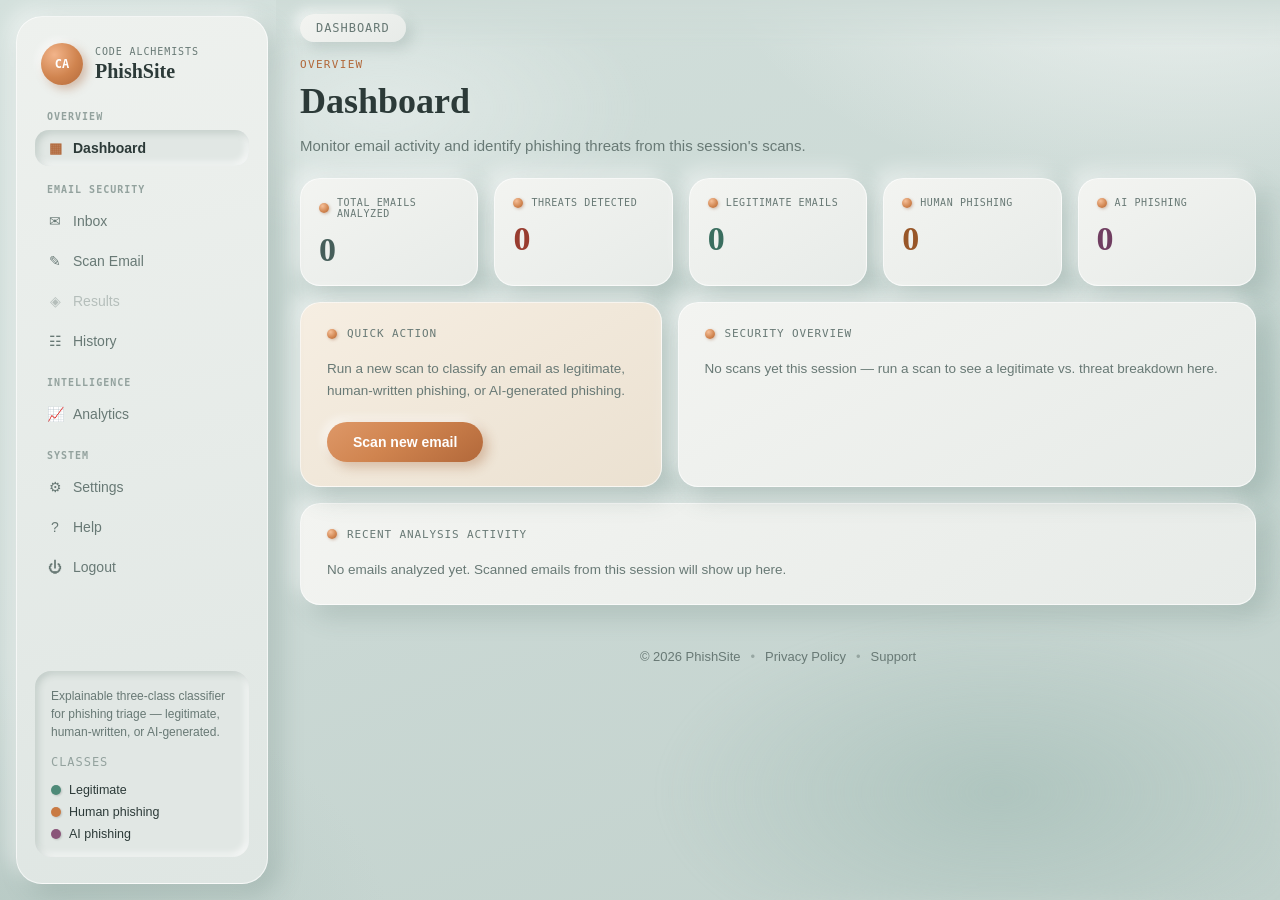
<file: index.html>
<!DOCTYPE html>
<html lang="en">
<head>
<meta charset="UTF-8">
<meta name="viewport" content="width=device-width, initial-scale=1.0">
<!-- Phase 2E-5: restricts where this static page can load scripts/styles/fonts from and
     where it can send network requests, limiting what a content-injection bug could reach
     (e.g. exfiltrating the in-memory Gmail access token) to the hosts this app actually uses. -->
<meta http-equiv="Content-Security-Policy" content="default-src 'self'; script-src 'self' https://accounts.google.com; style-src 'self' 'unsafe-inline' https://fonts.googleapis.com; font-src https://fonts.gstatic.com; img-src 'self'; connect-src 'self' https://gmail.googleapis.com https://www.googleapis.com https://oauth2.googleapis.com; frame-src https://accounts.google.com; base-uri 'self'; form-action 'self';">
<title>PhishSite — Email Origin Classifier · Code Alchemists</title>
<link rel="preconnect" href="https://fonts.googleapis.com">
<link rel="preconnect" href="https://fonts.gstatic.com" crossorigin>
<link href="https://fonts.googleapis.com/css2?family=Fraunces:opsz,wght@9..144,400;9..144,500;9..144,600;9..144,700;9..144,800&family=Inter:wght@400;500;600;700&family=IBM+Plex+Mono:wght@400;500;600&display=swap" rel="stylesheet">
<script src="https://accounts.google.com/gsi/client" async defer></script>
<link rel="stylesheet" href="style.css">
</head>
<body>
<input type="checkbox" id="mobile-nav-toggle" class="mobile-nav-toggle-input" hidden>
<label for="mobile-nav-toggle" class="sidebar-overlay" aria-hidden="true"></label>

<div class="app">

  <aside class="sidebar">
    <div class="brand">
      <span class="brand-mark">CA</span>
      <div class="brand-text">
        <span class="brand-eyebrow">Code Alchemists</span>
        <span class="brand-name">PhishSite</span>
      </div>
    </div>

    <nav class="nav">
      <p class="nav-group-label">Overview</p>
      <button class="nav-item active" data-view="dashboard"><span class="nav-icon">▦</span>Dashboard</button>

      <p class="nav-group-label">Email Security</p>
      <button class="nav-item" data-view="inbox"><span class="nav-icon">✉</span>Inbox</button>
      <button class="nav-item" data-view="scan"><span class="nav-icon">✎</span>Scan Email</button>
      <button class="nav-item" data-view="results" id="nav-results" disabled><span class="nav-icon">◈</span>Results</button>
      <button class="nav-item" data-view="history"><span class="nav-icon">☷</span>History</button>

      <p class="nav-group-label">Intelligence</p>
      <button class="nav-item" data-view="analytics"><span class="nav-icon">📈</span>Analytics</button>

      <p class="nav-group-label">System</p>
      <button class="nav-item" data-view="settings"><span class="nav-icon">⚙</span>Settings</button>
      <button class="nav-item" data-view="help"><span class="nav-icon">?</span>Help</button>
      <button class="nav-item" id="nav-logout"><span class="nav-icon">⏻</span>Logout</button>
    </nav>

    <div class="sidebar-foot">
      <p>Explainable three-class classifier for phishing triage — legitimate, human-written, or AI-generated.</p>
      <p class="legend-title mono">Classes</p>
      <ul class="legend">
        <li><i class="dot dot-legit"></i>Legitimate</li>
        <li><i class="dot dot-human"></i>Human phishing</li>
        <li><i class="dot dot-ai"></i>AI phishing</li>
      </ul>
    </div>
  </aside>

  <main class="main">

    <header class="topbar">
      <label for="mobile-nav-toggle" class="hamburger-btn" id="mobile-menu-btn" aria-label="Open menu">
        <span></span><span></span><span></span>
      </label>
      <span class="topbar-title mono" id="topbar-title">Dashboard</span>
    </header>

    <div class="main-content">

    <!-- DASHBOARD VIEW -->
    <section class="view active" id="view-dashboard">
      <div class="view-head">
        <p class="eyebrow">Overview</p>
        <h1>Dashboard</h1>
        <p class="lede">Monitor email activity and identify phishing threats from this session's scans.</p>
      </div>

      <div class="dash-bento">
        <div class="metric-card">
          <p class="metric-label">Total emails analyzed</p>
          <p class="metric-value" id="metric-total">0</p>
        </div>
        <div class="metric-card">
          <p class="metric-label">Threats detected</p>
          <p class="metric-value metric-danger" id="metric-threats">0</p>
        </div>
        <div class="metric-card">
          <p class="metric-label">Legitimate emails</p>
          <p class="metric-value metric-secondary" id="metric-legit">0</p>
        </div>
        <div class="metric-card">
          <p class="metric-label">Human phishing</p>
          <p class="metric-value metric-tertiary" id="metric-human">0</p>
        </div>
        <div class="metric-card">
          <p class="metric-label">AI phishing</p>
          <p class="metric-value metric-ai" id="metric-ai">0</p>
        </div>
      </div>

      <div class="dash-grid">
        <div class="panel dash-quick-action">
          <p class="panel-title">Quick action</p>
          <p class="dash-quick-desc">Run a new scan to classify an email as legitimate, human-written phishing, or AI-generated phishing.</p>
          <button class="btn-primary" id="btn-dash-scan">Scan new email</button>
        </div>

        <div class="panel dash-security-overview">
          <p class="panel-title">Security overview</p>
          <div id="dash-security-body">
            <p class="dash-empty-text">No scans yet this session — run a scan to see a legitimate vs. threat breakdown here.</p>
          </div>
        </div>
      </div>

      <div class="panel dash-activity">
        <p class="panel-title">Recent analysis activity</p>
        <div id="dash-activity-body">
          <p class="dash-empty-text">No emails analyzed yet. Scanned emails from this session will show up here.</p>
        </div>
      </div>
    </section>

    <!-- INBOX VIEW -->
    <section class="view" id="view-inbox">
      <div class="view-head">
        <p class="eyebrow">Email security</p>
        <h1>Inbox</h1>
        <p class="lede">Connect Gmail with Google's own sign-in to pull recent messages straight into the scanner and scan them for phishing.</p>
      </div>

      <div class="inbox-panel" id="gmail-panel">

        <!-- DISCONNECTED STATE -->
        <div id="gmail-disconnected" class="inbox-disconnected">
          <div class="inbox-disconnected-icon">✉</div>
          <p class="inbox-disconnected-title">Connect your Gmail inbox</p>
          <p class="gmail-desc">PhishSite never sees your password — Google handles sign-in directly and only hands this page a temporary, read-only token.</p>
          <div class="gmail-setup-row">
            <button class="btn-primary" id="btn-gmail-connect">Continue with Google</button>
          </div>
        </div>

        <!-- CONNECTED STATE -->
        <div id="gmail-connected" class="inbox-connected" style="display:none;">
          <div class="inbox-toolbar">
            <span id="gmail-account-label" class="mono"></span>
            <div class="inbox-toolbar-actions">
              <div class="fetch-count">
                <label for="gmail-fetch-count" class="fetch-count-label">Emails to fetch</label>
                <input id="gmail-fetch-count" type="number" min="1" max="100" step="1" placeholder="1–100" inputmode="numeric" aria-describedby="gmail-fetch-count-hint">
                <span class="fetch-count-hint mono" id="gmail-fetch-count-hint" aria-live="polite">Max 100</span>
              </div>
              <button class="btn-secondary" id="btn-gmail-refresh" disabled>Fetch emails</button>
              <button class="btn-primary" id="btn-gmail-scanall">Scan all fetched</button>
              <button class="btn-secondary" id="btn-gmail-disconnect">Disconnect</button>
            </div>
          </div>
          <div id="gmail-messages" class="gmail-messages"></div>
        </div>

        <p class="gmail-status mono" id="gmail-status"></p>
      </div>
    </section>

    <!-- SCAN VIEW -->
    <section class="view" id="view-scan">
      <div class="view-head">
        <p class="eyebrow">Input</p>
        <h1>Trace where this email really came from.</h1>
        <p class="lede">Paste the subject, sender, and body below. PhishSite reads the language itself — tone, urgency, structure — to tell a legitimate message apart from human-written and AI-generated phishing, and shows its reasoning.</p>
      </div>

      <div class="steps">
        <div class="step active"><span>1</span>Input</div>
        <div class="step-line"></div>
        <div class="step" id="step-analyze"><span>2</span>Analyze</div>
        <div class="step-line"></div>
        <div class="step" id="step-evidence"><span>3</span>Evidence</div>
      </div>

      <div class="panel scan-grid">
        <p class="panel-title" style="grid-column:1/-1;">Manual entry</p>
        <div class="field-col">
          <label>Subject
            <input id="in-subject" type="text" placeholder="e.g. Your account will be suspended">
          </label>
          <label>Sender
            <input id="in-sender" type="text" placeholder="e.g. billing@company.com">
          </label>
          <label>URLs
            <input id="in-urls" type="text" placeholder="Paste any links found in the email">
          </label>
          <label>Metadata
            <input id="in-metadata" type="text" placeholder="SPF / DKIM / Reply-To (optional)">
          </label>
          <div class="samples">
            <span class="samples-label">Try a sample:</span>
            <button class="sample-btn" data-sample="legit">Legitimate</button>
            <button class="sample-btn" data-sample="human">Human phishing</button>
            <button class="sample-btn" data-sample="ai">AI phishing</button>
          </div>
        </div>

        <div class="body-col">
          <label style="flex:1;display:flex;flex-direction:column;">Email body
            <textarea id="in-body" rows="12" placeholder="Paste the full email body here..." style="flex:1;"></textarea>
          </label>
          <div class="scan-actions">
            <button class="btn-primary" id="btn-analyze">Analyze email</button>
            <span class="scan-status mono" id="scan-status"></span>
          </div>
        </div>
      </div>

      <div class="panel hint-panel">
        <p class="hint-title">What PhishSite looks for</p>
        <p class="hint-sample">"Dear <mark class="tag-neutral">Valued Customer</mark>, your account will be <mark class="tag-human">suspended within 24 hours</mark>... <mark class="tag-ai">we understand the inconvenience this may cause</mark>... please <mark class="tag-error">verifiy</mark> now."</p>
        <ul class="hint-legend">
          <li><i class="dot dot-tag-neutral"></i>Generic greeting</li>
          <li><i class="dot dot-human"></i>Urgency cue</li>
          <li><i class="dot dot-ai"></i>AI-style phrasing</li>
          <li><i class="dot dot-error"></i>Spelling irregularity</li>
        </ul>
      </div>
    </section>

    <!-- RESULTS VIEW -->
    <section class="view" id="view-results">
      <div class="view-head">
        <p class="eyebrow">Evidence</p>
      </div>

      <div class="panel batch-panel" id="batch-panel" hidden>
        <div class="batch-panel-head">
          <p class="panel-title">Inbox scan results</p>
          <span class="batch-summary mono" id="batch-summary"></span>
        </div>
        <p class="batch-hint">Sorted by risk. Click any email to see its full analysis below.</p>
        <div id="gmail-batch-results" class="gmail-batch-results"></div>
      </div>

      <div class="result-banner" id="result-banner">
        <div>
          <span class="severity-badge sev-trusted" id="severity-badge">—</span>
          <span class="source-badge source-manual" id="source-badge"></span>
          <p class="result-label" id="result-label">—</p>
          <p class="result-sub" id="result-sub">Run a scan to see a classification here.</p>
        </div>
        <div class="confidence-wrap">
          <p class="confidence-num" id="confidence-num">—</p>
          <div class="confidence-bar"><div class="confidence-fill" id="confidence-fill"></div></div>
          <p class="confidence-caption">confidence</p>
        </div>
      </div>

      <div class="panel lesson-panel" id="lesson-panel">
        <p class="panel-title">Why this result?</p>
        <div id="lesson-body"><p class="gmail-desc">Run a scan to see a plain-language explanation here.</p></div>
      </div>

      <div class="panel annotated-panel" id="annotated-panel">
        <p class="panel-title">Where we found it in the email</p>
        <div class="annotated-meta" id="annotated-meta"></div>
        <div class="annotated-legend" id="annotated-legend"></div>
        <div class="annotated-body" id="annotated-body">Run a scan first.</div>
        <button class="btn-secondary annotated-toggle" id="btn-annotated-toggle" hidden>Show full email</button>
      </div>

      <!-- Detector output for anyone who wants it; hidden by default so the result reads in plain language. -->
      <details class="tech-details" id="tech-details">
        <summary>Technical details</summary>

        <div class="panel result-summary-panel" id="result-summary-panel">
          <div class="summary-stat"><p class="summary-stat-label">Threat level</p><p class="summary-stat-value" id="summary-threat">—</p></div>
          <div class="summary-stat"><p class="summary-stat-label">Classification</p><p class="summary-stat-value" id="summary-classification">—</p></div>
          <div class="summary-stat"><p class="summary-stat-label">Confidence</p><p class="summary-stat-value" id="summary-confidence">—</p></div>
          <div class="summary-stat"><p class="summary-stat-label">Signals found</p><p class="summary-stat-value" id="summary-signal-count">—</p></div>
          <div class="summary-stat"><p class="summary-stat-label">URLs detected</p><p class="summary-stat-value" id="summary-url-count">—</p></div>
          <div class="summary-stat summary-stat-wide"><p class="summary-stat-label">Sender</p><p class="summary-stat-value mono" id="summary-sender">—</p></div>
          <div class="summary-stat summary-stat-wide"><p class="summary-stat-label">Received</p><p class="summary-stat-value mono" id="summary-received">—</p></div>
        </div>

        <div class="panel why-panel" id="why-panel">
          <p class="panel-title">Detection signals</p>
          <p class="confidence-explain" id="confidence-explain">Run a scan to see an explanation here.</p>
          <div class="why-groups">
            <div class="why-group why-group-trust">
              <p class="why-group-title">Trust indicators</p>
              <ul class="why-list" id="why-trust-list"></ul>
            </div>
            <div class="why-group why-group-risk">
              <p class="why-group-title">Risk indicators</p>
              <ul class="why-list" id="why-risk-list"></ul>
            </div>
            <div class="why-group why-group-attention">
              <p class="why-group-title">Attention indicators</p>
              <ul class="why-list" id="why-attention-list"></ul>
            </div>
          </div>
        </div>

        <div class="panel auth-panel" id="auth-panel">
          <p class="panel-title">Email authentication</p>
          <p class="auth-unavailable" id="auth-unavailable">Authentication headers aren't available for manually entered email — connect Gmail and scan a real message to see SPF/DKIM/DMARC results here.</p>
          <div class="auth-grid" id="auth-grid" style="display:none;">
            <div class="auth-stat"><p class="summary-stat-label">SPF</p><span class="auth-status-badge" id="auth-spf">—</span></div>
            <div class="auth-stat"><p class="summary-stat-label">DKIM</p><span class="auth-status-badge" id="auth-dkim">—</span></div>
            <div class="auth-stat"><p class="summary-stat-label">DMARC</p><span class="auth-status-badge" id="auth-dmarc">—</span></div>
            <div class="auth-stat"><p class="summary-stat-label">Sender alignment</p><span class="auth-status-badge" id="auth-alignment">—</span></div>
          </div>
          <ul class="auth-evidence-list" id="auth-evidence-list"></ul>
        </div>

        <div class="panel attachment-panel" id="attachment-panel">
          <p class="panel-title">Attachment analysis</p>
          <p class="auth-unavailable" id="attachment-unavailable">Attachment data isn't available for manually entered email — connect Gmail and scan a real message to see attachment risk here.</p>
          <p class="auth-unavailable" id="attachment-none" style="display:none;">No attachments were found on this message.</p>
          <table class="attachment-table" id="attachment-table" style="display:none;">
            <thead><tr><th>Filename</th><th>Type</th><th>Risk</th><th>Reason</th></tr></thead>
            <tbody id="attachment-table-body"></tbody>
          </table>
        </div>

        <div class="panel signals-panel">
          <p class="panel-title">Top signals</p>
          <ul class="signals" id="signals-list"></ul>
        </div>
      </details>

      <div class="heuristic-disclaimer">
        <span class="disclaimer-icon">ℹ</span>
        <span>PhishSite uses heuristic analysis based on email content, sender information, and links. It helps identify suspicious patterns but does not guarantee that an email is safe or malicious — always use your own judgment for anything sensitive.</span>
      </div>

      <div class="results-actions">
        <button class="btn-secondary" id="btn-rescan">Analyze another email</button>
        <button class="btn-secondary" id="btn-export">Export report</button>
      </div>
    </section>

    <!-- HISTORY VIEW -->
    <section class="view" id="view-history">
      <div class="view-head">
        <p class="eyebrow">Email security</p>
        <h1>Analysis history</h1>
        <p class="lede">Review email analyses from this session and reopen any result.</p>
      </div>

      <div class="history-toolbar">
        <input type="text" id="history-search" class="history-search-input" placeholder="Search by subject or sender...">
        <select id="history-filter" class="history-filter-select">
          <option value="all">All classifications</option>
          <option value="legit">Legitimate</option>
          <option value="human">Human phishing</option>
          <option value="ai">AI phishing</option>
        </select>
      </div>

      <div class="panel history-panel" id="history-body"></div>
    </section>

    <!-- ANALYTICS VIEW -->
    <section class="view" id="view-analytics">
      <div class="view-head">
        <p class="eyebrow">Intelligence</p>
        <h1>Security analytics</h1>
        <p class="lede">Classification patterns and threat trends from this session's scans.</p>
      </div>

      <div id="analytics-body"></div>
    </section>

    <!-- SETTINGS VIEW -->
    <section class="view" id="view-settings">
      <div class="view-head">
        <p class="eyebrow">System</p>
        <h1>Settings</h1>
        <p class="lede">Manage your Gmail connection and this session's data.</p>
      </div>

      <div id="settings-body"></div>
    </section>

    <!-- HELP VIEW -->
    <section class="view" id="view-help">
      <div class="view-head">
        <p class="eyebrow">Support</p>
        <h1>How to use PhishSite</h1>
        <p class="lede">PhishSite checks an email and tells you, in plain language, whether it looks safe or like a phishing scam — and why. Here's how to get started.</p>
      </div>

      <div class="panel">
        <p class="panel-title">Two ways to check an email</p>
        <div class="help-ways">
          <div class="help-way">
            <p class="help-way-title">Paste an email</p>
            <ol class="help-steps">
              <li>Open <button class="help-link" data-goto="scan">Scan Email</button>.</li>
              <li>Copy the email's subject, sender address, any links and the message text into the matching boxes. Only the body is required.</li>
              <li>Click <b>Analyze email</b>.</li>
            </ol>
            <p class="gmail-desc">Not sure what to paste? Click one of the <b>Try a sample</b> buttons to see an example.</p>
          </div>
          <div class="help-way">
            <p class="help-way-title">Scan your Gmail inbox</p>
            <ol class="help-steps">
              <li>Open <button class="help-link" data-goto="inbox">Inbox</button> and click <b>Continue with Google</b>.</li>
              <li>Sign in with Google and allow read-only access.</li>
              <li>Choose how many recent emails to fetch (up to 100) and click <b>Fetch emails</b>.</li>
              <li>Click <b>Scan</b> next to one email, or <b>Scan all fetched</b> to check them all at once.</li>
            </ol>
          </div>
        </div>
      </div>

      <div class="panel">
        <p class="panel-title">Reading your result</p>
        <ol class="help-steps">
          <li><b>The verdict</b> at the top tells you what PhishSite thinks the email is, and how sure it is.</li>
          <li><b>Why this result?</b> lists each warning sign (or good sign) it found, shows you where it appears in the email, and explains why it matters.</li>
          <li><b>The highlighted email</b> marks the suspicious words and phrases directly in the message.</li>
          <li><b>How to check an email like this yourself</b> gives simple steps you can follow before you click or reply.</li>
        </ol>
        <div class="help-verdicts">
          <div class="help-verdict"><span class="help-dot" style="background:var(--legit);"></span><div><b>Legitimate</b><p class="gmail-desc">No common scam tricks were found. Still stay alert for anything unexpected.</p></div></div>
          <div class="help-verdict"><span class="help-dot" style="background:var(--human);"></span><div><b>Human phishing</b><p class="gmail-desc">A scam written by a person — often rushed, with urgent threats, generic greetings or spelling mistakes.</p></div></div>
          <div class="help-verdict"><span class="help-dot" style="background:var(--ai);"></span><div><b>AI phishing</b><p class="gmail-desc">A scam that reads smoothly and politely, as if written by an AI tool. Good writing doesn't make an email safe.</p></div></div>
        </div>
      </div>

      <div class="panel">
        <p class="panel-title">Other things you can do</p>
        <ul class="help-list">
          <li><button class="help-link" data-goto="history">History</button> lists every email you've checked in this session. Click one to see its result again.</li>
          <li><button class="help-link" data-goto="analytics">Analytics</button> and the <button class="help-link" data-goto="dashboard">Dashboard</button> summarize what you've scanned so far.</li>
          <li><b>Export report</b> on a result downloads that email's analysis as a file you can keep or share.</li>
          <li><button class="help-link" data-goto="settings">Settings</button> lets you disconnect Gmail or clear your session history.</li>
          <li><b>Logout</b> disconnects Gmail and clears everything from this session in one step.</li>
        </ul>
      </div>

      <div class="panel">
        <p class="panel-title">Frequently asked questions</p>
        <div class="faq">
          <details class="faq-item">
            <summary>Is PhishSite safe to connect to my Gmail?</summary>
            <p>Yes. You sign in on Google's own page, so PhishSite never sees your password. It only asks for read-only access — it can read messages to check them, but it can't send, delete or change anything in your mailbox.</p>
          </details>
          <details class="faq-item">
            <summary>Do you store my emails?</summary>
            <p>No. Emails are checked right here in your browser and are not sent to any PhishSite server. Your scan history only lasts until you close the tab, log out, or clear it in Settings. See the <a href="privacy.html">Privacy Policy</a> for details.</p>
          </details>
          <details class="faq-item">
            <summary>How accurate is PhishSite?</summary>
            <p>PhishSite looks for the warning signs scam emails commonly use — suspicious links, lookalike addresses, pressure to act fast, failed sender checks and more. It catches many scams, but no automatic tool is perfect. Use the result as a guide and trust your own judgment for anything involving money or passwords.</p>
          </details>
          <details class="faq-item">
            <summary>What's the difference between "Human phishing" and "AI phishing"?</summary>
            <p>Both are scams. Human phishing tends to be hurried and pushy, often with mistakes. AI phishing is fluent and polite, which can make it more convincing. Either way, don't click its links or reply.</p>
          </details>
          <details class="faq-item">
            <summary>An email I know is real was flagged. Why?</summary>
            <p>Some real emails — like newsletters and offers — use the same tactics as scams, such as urgent wording or "Dear Customer". Open <b>Why this result?</b> to see exactly what was flagged. If you're unsure, check by going to the company's official website or app yourself instead of using the email's links.</p>
          </details>
          <details class="faq-item">
            <summary>What does the confidence percentage mean?</summary>
            <p>It shows how strongly the warning signs (or good signs) point to the verdict. A higher number means the signs clearly agree; a lower number means the email is a closer call and deserves a careful look.</p>
          </details>
          <details class="faq-item">
            <summary>What should I do if an email is phishing?</summary>
            <p>Don't click its links, open its attachments or reply. In Gmail, open the email, click the ⋮ menu and choose <b>Report phishing</b>. If it claims something is wrong with an account, log in through the official website or app to check.</p>
          </details>
          <details class="faq-item">
            <summary>I clicked a link or entered my password. What now?</summary>
            <p>Change that password right away (and anywhere else you use it), turn on two-step verification, and contact your bank if you shared card or payment details. Watch your accounts for anything unusual.</p>
          </details>
          <details class="faq-item">
            <summary>Why can't I see sender checks or attachments for a pasted email?</summary>
            <p>Sender verification and attachment details come from the email's hidden information, which isn't included when you copy and paste. Scan the email through the Gmail inbox to get these checks too.</p>
          </details>
          <details class="faq-item">
            <summary>How do I disconnect Gmail?</summary>
            <p>Click <b>Disconnect</b> in the Inbox, use <b>Disconnect Gmail</b> in Settings, or click <b>Logout</b>. Access is revoked immediately. You can also remove PhishSite anytime from your Google Account's security settings.</p>
          </details>
        </div>
        <p class="gmail-desc help-contact">Still need help? <a href="mailto:adinesh09092005@gmail.com">Contact support</a>.</p>
      </div>
    </section>

    <footer class="app-footer">
      <span>© 2026 PhishSite</span>
      <span class="app-footer-separator">•</span>
      <a href="privacy.html">Privacy Policy</a>
      <span class="app-footer-separator">•</span>
      <a href="mailto:adinesh09092005@gmail.com">Support</a>
    </footer>

    </div>
  </main>
</div>


<script src="app.js"></script>
</body>
</html>
</file>
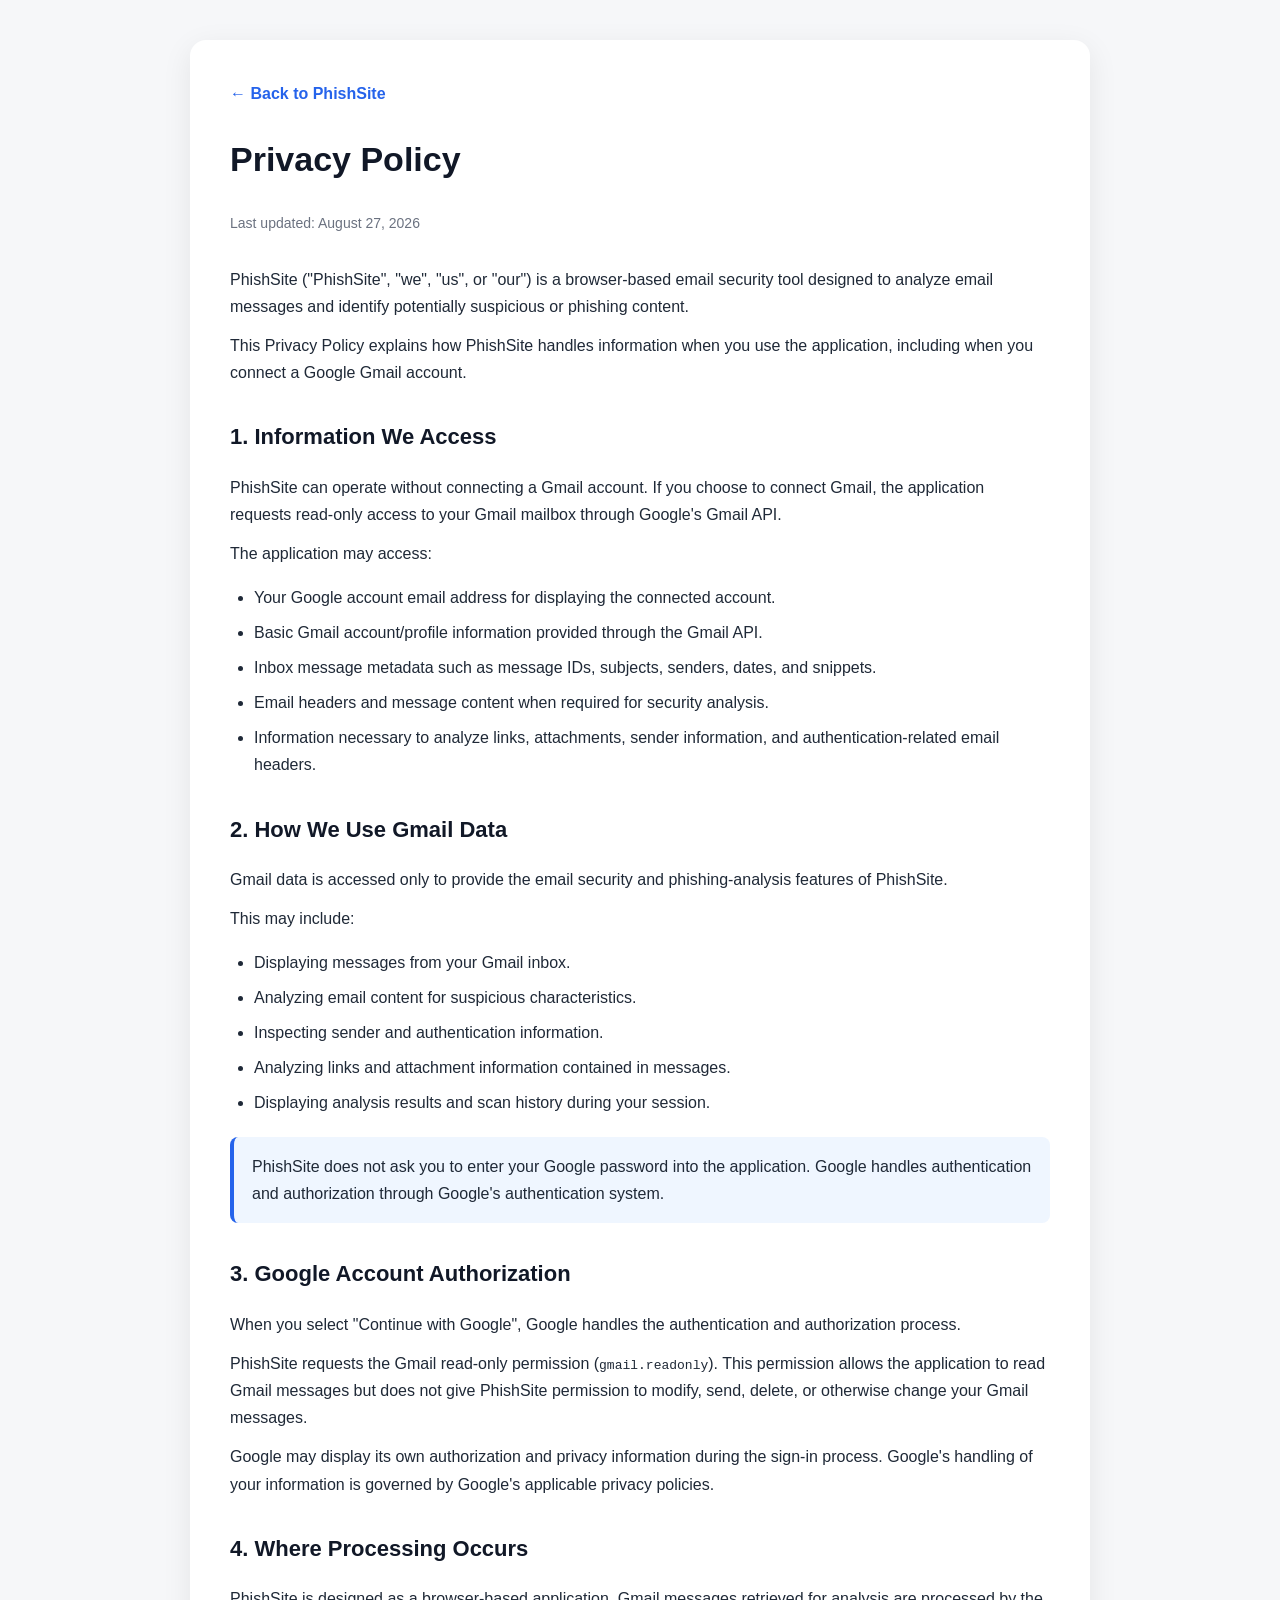
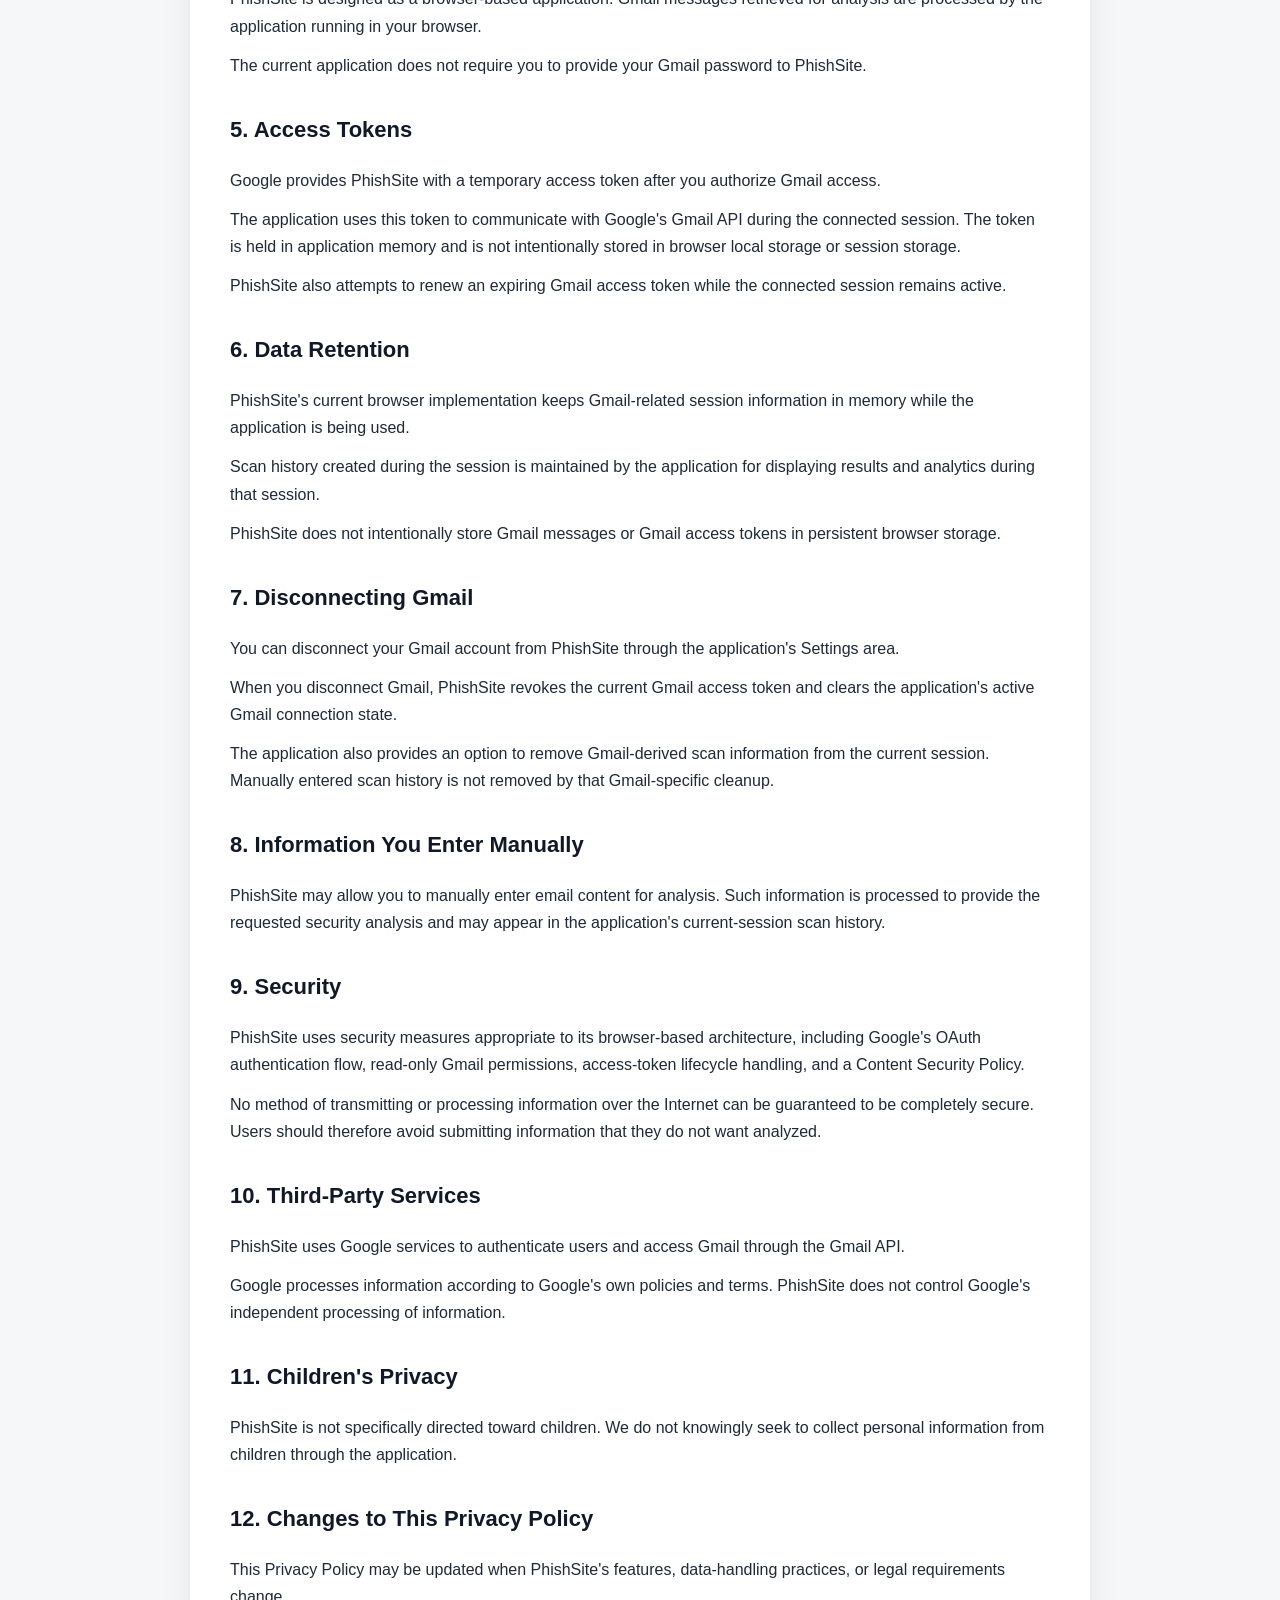
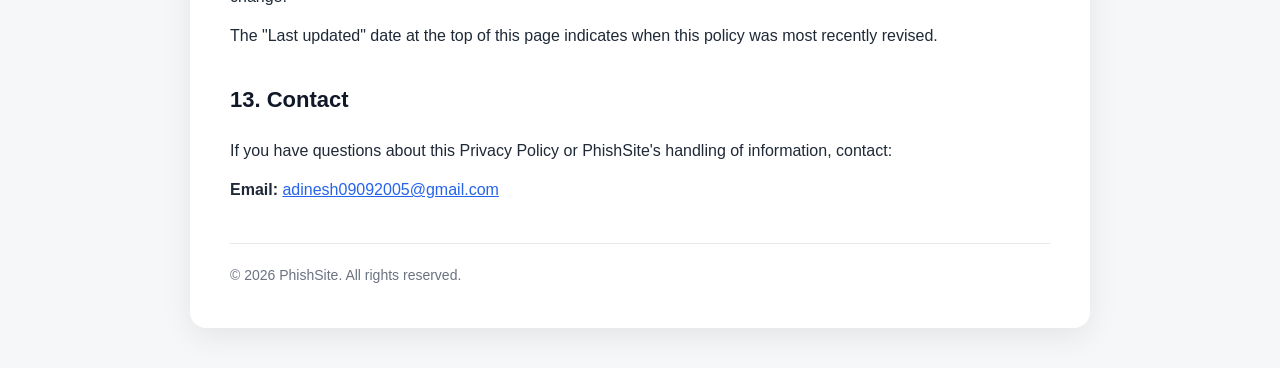
<file: privacy.html>
<!DOCTYPE html>
<html lang="en">
<head>
  <meta charset="UTF-8">
  <meta name="viewport" content="width=device-width, initial-scale=1.0">
  <meta name="description" content="PhishSite Privacy Policy">
  <title>Privacy Policy — PhishSite</title>

  <style>
    * {
      box-sizing: border-box;
    }

    body {
      margin: 0;
      font-family: Arial, Helvetica, sans-serif;
      line-height: 1.7;
      background: #f6f7f9;
      color: #1f2937;
    }

    .container {
      width: min(900px, calc(100% - 32px));
      margin: 40px auto;
      background: #ffffff;
      padding: 40px;
      border-radius: 16px;
      box-shadow: 0 8px 30px rgba(0, 0, 0, 0.08);
    }

    h1 {
      margin-top: 0;
      font-size: 34px;
      color: #111827;
    }

    h2 {
      margin-top: 32px;
      font-size: 22px;
      color: #111827;
    }

    p {
      margin: 12px 0;
    }

    ul {
      padding-left: 24px;
    }

    li {
      margin: 8px 0;
    }

    .updated {
      color: #6b7280;
      font-size: 14px;
      margin-bottom: 30px;
    }

    .notice {
      padding: 16px 18px;
      border-left: 4px solid #2563eb;
      background: #eff6ff;
      border-radius: 8px;
      margin: 20px 0;
    }

    a {
      color: #2563eb;
    }

    .back {
      display: inline-block;
      margin-bottom: 24px;
      text-decoration: none;
      font-weight: 600;
    }

    footer {
      margin-top: 40px;
      padding-top: 20px;
      border-top: 1px solid #e5e7eb;
      color: #6b7280;
      font-size: 14px;
    }

    @media (max-width: 600px) {
      .container {
        padding: 24px;
        margin: 20px auto;
      }

      h1 {
        font-size: 28px;
      }
    }
  </style>
</head>

<body>
  <main class="container">
    <a class="back" href="index.html">← Back to PhishSite</a>

    <h1>Privacy Policy</h1>

    <p class="updated">Last updated: August 27, 2026</p>

    <p>
      PhishSite ("PhishSite", "we", "us", or "our") is a browser-based
      email security tool designed to analyze email messages and identify
      potentially suspicious or phishing content.
    </p>

    <p>
      This Privacy Policy explains how PhishSite handles information when
      you use the application, including when you connect a Google Gmail
      account.
    </p>

    <h2>1. Information We Access</h2>

    <p>
      PhishSite can operate without connecting a Gmail account. If you
      choose to connect Gmail, the application requests read-only access
      to your Gmail mailbox through Google's Gmail API.
    </p>

    <p>The application may access:</p>

    <ul>
      <li>Your Google account email address for displaying the connected account.</li>
      <li>Basic Gmail account/profile information provided through the Gmail API.</li>
      <li>Inbox message metadata such as message IDs, subjects, senders, dates, and snippets.</li>
      <li>Email headers and message content when required for security analysis.</li>
      <li>Information necessary to analyze links, attachments, sender information, and authentication-related email headers.</li>
    </ul>

    <h2>2. How We Use Gmail Data</h2>

    <p>
      Gmail data is accessed only to provide the email security and
      phishing-analysis features of PhishSite.
    </p>

    <p>This may include:</p>

    <ul>
      <li>Displaying messages from your Gmail inbox.</li>
      <li>Analyzing email content for suspicious characteristics.</li>
      <li>Inspecting sender and authentication information.</li>
      <li>Analyzing links and attachment information contained in messages.</li>
      <li>Displaying analysis results and scan history during your session.</li>
    </ul>

    <div class="notice">
      PhishSite does not ask you to enter your Google password into the
      application. Google handles authentication and authorization through
      Google's authentication system.
    </div>

    <h2>3. Google Account Authorization</h2>

    <p>
      When you select "Continue with Google", Google handles the
      authentication and authorization process.
    </p>

    <p>
      PhishSite requests the Gmail read-only permission
      (<code>gmail.readonly</code>). This permission allows the application
      to read Gmail messages but does not give PhishSite permission to
      modify, send, delete, or otherwise change your Gmail messages.
    </p>

    <p>
      Google may display its own authorization and privacy information
      during the sign-in process. Google's handling of your information is
      governed by Google's applicable privacy policies.
    </p>

    <h2>4. Where Processing Occurs</h2>

    <p>
      PhishSite is designed as a browser-based application. Gmail messages
      retrieved for analysis are processed by the application running in
      your browser.
    </p>

    <p>
      The current application does not require you to provide your Gmail
      password to PhishSite.
    </p>

    <h2>5. Access Tokens</h2>

    <p>
      Google provides PhishSite with a temporary access token after you
      authorize Gmail access.
    </p>

    <p>
      The application uses this token to communicate with Google's Gmail
      API during the connected session. The token is held in application
      memory and is not intentionally stored in browser local storage or
      session storage.
    </p>

    <p>
      PhishSite also attempts to renew an expiring Gmail access token while
      the connected session remains active.
    </p>

    <h2>6. Data Retention</h2>

    <p>
      PhishSite's current browser implementation keeps Gmail-related
      session information in memory while the application is being used.
    </p>

    <p>
      Scan history created during the session is maintained by the
      application for displaying results and analytics during that
      session.
    </p>

    <p>
      PhishSite does not intentionally store Gmail messages or Gmail access
      tokens in persistent browser storage.
    </p>

    <h2>7. Disconnecting Gmail</h2>

    <p>
      You can disconnect your Gmail account from PhishSite through the
      application's Settings area.
    </p>

    <p>
      When you disconnect Gmail, PhishSite revokes the current Gmail access
      token and clears the application's active Gmail connection state.
    </p>

    <p>
      The application also provides an option to remove Gmail-derived scan
      information from the current session. Manually entered scan history
      is not removed by that Gmail-specific cleanup.
    </p>

    <h2>8. Information You Enter Manually</h2>

    <p>
      PhishSite may allow you to manually enter email content for analysis.
      Such information is processed to provide the requested security
      analysis and may appear in the application's current-session scan
      history.
    </p>

    <h2>9. Security</h2>

    <p>
      PhishSite uses security measures appropriate to its browser-based
      architecture, including Google's OAuth authentication flow, read-only
      Gmail permissions, access-token lifecycle handling, and a Content
      Security Policy.
    </p>

    <p>
      No method of transmitting or processing information over the Internet
      can be guaranteed to be completely secure. Users should therefore
      avoid submitting information that they do not want analyzed.
    </p>

    <h2>10. Third-Party Services</h2>

    <p>
      PhishSite uses Google services to authenticate users and access Gmail
      through the Gmail API.
    </p>

    <p>
      Google processes information according to Google's own policies and
      terms. PhishSite does not control Google's independent processing of
      information.
    </p>

    <h2>11. Children's Privacy</h2>

    <p>
      PhishSite is not specifically directed toward children. We do not
      knowingly seek to collect personal information from children through
      the application.
    </p>

    <h2>12. Changes to This Privacy Policy</h2>

    <p>
      This Privacy Policy may be updated when PhishSite's features,
      data-handling practices, or legal requirements change.
    </p>

    <p>
      The "Last updated" date at the top of this page indicates when this
      policy was most recently revised.
    </p>

    <h2>13. Contact</h2>

    <p>
      If you have questions about this Privacy Policy or PhishSite's
      handling of information, contact:
    </p>

    <p>
      <strong>Email:</strong>
      <a href="mailto:adinesh09092005@gmail.com">
        adinesh09092005@gmail.com
      </a>
    </p>

    <footer>
      © 2026 PhishSite. All rights reserved.
    </footer>
  </main>
</body>
</html>
</file>
<file: style.css>
/* PhishSite — soft tactile theme: sage ground, raised cream cards, terracotta accents */
  :root{
    color-scheme:light;

    --bg:#cad8d4;
    --bg-deep:#b6c8c3;
    --surface:#eef0ec;
    --surface-2:#e5eae7;
    --surface-inset:#e1e7e4;
    --text:#2c3a38;
    --muted:#687975;
    --faint:#93a29e;
    --line:rgba(58,82,77,.13);

    --terra:#d0844f;
    --terra-deep:#b2683a;
    --terra-soft:#f1d4bd;
    --cream:#f4e7d4;
    --sage:#8fb1a9;
    --sage-deep:#557f75;
    --slate:#465e5a;

    /* classification + evidence colors (base / readable ink) */
    --legit:#4e8a78;      --legit-ink:#3a6e5f;
    --human:#c97a43;      --human-ink:#985628;
    --ai:#8a5579;         --ai-ink:#703e61;
    --risk:#b9503f;       --risk-ink:#983c2f;
    --attention:#b88a2c;  --attention-ink:#81601a;
    --neutral:#6f93ad;    --neutral-ink:#3e5e76;

    --shadow-raise:10px 10px 26px rgba(70,98,92,.22),-8px -8px 20px rgba(255,255,255,.55);
    --shadow-soft:6px 6px 14px rgba(70,98,92,.18),-5px -5px 12px rgba(255,255,255,.6);
    --shadow-inset:inset 3px 3px 7px rgba(70,98,92,.2),inset -3px -3px 7px rgba(255,255,255,.75);
    --card-face:linear-gradient(150deg,#f3f4f1 0%,#e7ebe8 100%);

    --radius:20px;
    --radius-sm:12px;
    --sidebar-width:252px;

    /* names still referenced by inline styles generated in app.js */
    --ink:var(--text);
    --action:var(--terra);
    --ps-secondary:var(--legit);
    --ps-tertiary:var(--human);
    --tag-neutral:var(--neutral);
    --tag-error:var(--risk);
  }
  *{box-sizing:border-box;}
  html,body{margin:0;padding:0;}
  body{
    min-height:100vh;
    background:
      radial-gradient(ellipse 60% 45% at 92% -5%,rgba(240,244,242,.9) 0%,transparent 60%),
      radial-gradient(ellipse 55% 50% at -5% 105%,var(--bg-deep) 0%,transparent 65%),
      linear-gradient(160deg,#d3e0dc 0%,var(--bg) 55%,#c1d1cc 100%);
    background-attachment:fixed;
    color:var(--text);
    font-family:'Inter',sans-serif;
    -webkit-font-smoothing:antialiased;
  }
  /* soft organic "dune" shapes behind the app */
  body::before{
    content:"";position:fixed;inset:0;z-index:-1;pointer-events:none;
    background:
      radial-gradient(ellipse 38% 28% at 78% 88%,rgba(150,180,172,.45) 0%,transparent 70%),
      radial-gradient(ellipse 30% 22% at 30% 12%,rgba(255,255,255,.35) 0%,transparent 70%),
      radial-gradient(ellipse 26% 34% at 100% 45%,rgba(160,188,181,.35) 0%,transparent 70%);
    filter:blur(8px);
  }
  h1,h2,.font-display{font-family:'Fraunces',serif;font-optical-sizing:auto;}
  .mono{font-family:'IBM Plex Mono',monospace;}
  a{color:var(--terra-deep);}
  button{font-family:inherit;cursor:pointer;}
  ::selection{background:var(--terra-soft);color:var(--text);}
  :focus-visible{outline:2px solid var(--terra);outline-offset:3px;}

  .app{display:flex;min-height:100vh;}

  /* SIDEBAR — floating rounded panel */
  .sidebar{
    width:var(--sidebar-width);flex-shrink:0;
    position:fixed;top:16px;left:16px;bottom:16px;z-index:50;
    background:linear-gradient(170deg,#eef1ee 0%,#dfe6e3 100%);
    border:1px solid rgba(255,255,255,.65);border-radius:26px;
    box-shadow:var(--shadow-raise);
    padding:26px 18px;display:flex;flex-direction:column;gap:26px;overflow-y:auto;
  }
  .main{margin-left:calc(var(--sidebar-width) + 24px);}

  .nav-group-label{
    font-family:'IBM Plex Mono',monospace;font-size:10px;font-weight:600;
    letter-spacing:.1em;text-transform:uppercase;color:var(--faint);
    margin:14px 0 4px;padding:0 12px;
  }
  .nav-group-label:first-child{margin-top:0;}

  /* Mobile off-canvas overlay + toggle (CSS-only, no JS needed) */
  .sidebar-overlay{
    display:none;position:fixed;inset:0;background:rgba(44,58,56,.28);z-index:40;
  }
  .hamburger-btn{
    display:none;flex-direction:column;justify-content:center;align-items:center;gap:4px;
    width:40px;height:40px;cursor:pointer;flex-shrink:0;border-radius:50%;
    background:var(--card-face);box-shadow:var(--shadow-soft);
  }
  .hamburger-btn span{display:block;width:18px;height:2px;background:var(--slate);border-radius:2px;}
  .brand{display:flex;align-items:center;gap:12px;padding:0 6px;}
  .brand-mark{
    width:42px;height:42px;border-radius:50%;flex-shrink:0;
    background:radial-gradient(circle at 32% 28%,#f2b48a 0%,var(--terra) 55%,var(--terra-deep) 100%);
    box-shadow:4px 4px 10px rgba(160,90,45,.35),-3px -3px 8px rgba(255,255,255,.7);
    display:flex;align-items:center;justify-content:center;
    font-family:'IBM Plex Mono',monospace;font-weight:600;font-size:12px;color:#fff;
  }
  .brand-text{display:flex;flex-direction:column;line-height:1.3;}
  .brand-eyebrow{font-family:'IBM Plex Mono',monospace;font-size:10px;letter-spacing:.09em;text-transform:uppercase;color:var(--muted);}
  .brand-name{font-family:'Fraunces',serif;font-size:20px;font-weight:600;color:var(--text);}

  .nav{display:flex;flex-direction:column;gap:4px;}
  .nav-item{
    display:flex;align-items:center;gap:10px;
    background:transparent;border:none;color:var(--muted);
    text-align:left;padding:10px 12px;border-radius:14px;font-size:14px;font-weight:500;
    transition:background .15s ease,color .15s ease,box-shadow .15s ease;
  }
  .nav-icon{font-size:14px;width:16px;text-align:center;}
  .nav-item:hover:not(:disabled){background:rgba(255,255,255,.5);color:var(--text);}
  .nav-item.active{background:var(--surface-inset);box-shadow:var(--shadow-inset);color:var(--text);font-weight:600;}
  .nav-item.active .nav-icon{color:var(--terra-deep);}
  .nav-item:disabled{opacity:.4;cursor:not-allowed;}

  .sidebar-foot{
    margin-top:auto;display:flex;flex-direction:column;gap:12px;
    background:var(--surface-inset);box-shadow:var(--shadow-inset);border-radius:16px;padding:16px;
  }
  .sidebar-foot p{font-size:12px;color:var(--muted);line-height:1.5;margin:0;}
  .legend-title{font-family:'IBM Plex Mono',monospace;font-size:10px;text-transform:uppercase;letter-spacing:.08em;color:var(--faint)!important;}
  .legend{list-style:none;padding:0;margin:0;display:flex;flex-direction:column;gap:8px;}
  .legend li{display:flex;align-items:center;gap:8px;font-size:12.5px;color:var(--text);}
  .dot{width:10px;height:10px;border-radius:50%;display:inline-block;flex-shrink:0;box-shadow:1px 1px 2px rgba(0,0,0,.15);}
  .dot-legit{background:var(--legit);}
  .dot-human{background:var(--human);}
  .dot-ai{background:var(--ai);}
  .dot-tag-neutral{background:var(--neutral);}
  .dot-error{background:var(--risk);}

  /* MAIN */
  .main{flex:1;min-width:0;display:flex;flex-direction:column;}
  .topbar{
    display:flex;align-items:center;gap:16px;flex-shrink:0;
    padding:14px 24px 6px;
    background:linear-gradient(to bottom,rgba(206,219,215,.92),rgba(206,219,215,0));
    backdrop-filter:blur(6px);-webkit-backdrop-filter:blur(6px);
    position:sticky;top:0;z-index:30;
  }
  .topbar-title{
    font-size:12px;letter-spacing:.08em;text-transform:uppercase;color:var(--muted);
    background:var(--card-face);box-shadow:var(--shadow-soft);border-radius:999px;padding:7px 16px;
  }
  .main-content{padding:10px 24px 40px;}
  .view{display:none;max-width:1600px;margin:0;}
  .view.active{display:block;animation:fadeIn .4s ease;}
  @keyframes fadeIn{from{opacity:0;transform:translateY(6px);}to{opacity:1;transform:translateY(0);}}

  .eyebrow{font-family:'IBM Plex Mono',monospace;font-size:11px;letter-spacing:.12em;text-transform:uppercase;color:var(--terra-deep);margin:0 0 10px;}
  .view-head h1{font-size:36px;font-weight:600;margin:0 0 12px;line-height:1.15;color:var(--text);}
  .lede{color:var(--muted);font-size:15px;line-height:1.6;max-width:640px;margin:0 0 20px;}

  /* STEPS */
  .steps{display:flex;align-items:center;gap:10px;margin-bottom:28px;}
  .step{display:flex;align-items:center;gap:8px;font-size:12.5px;color:var(--muted);font-weight:500;}
  .step span{
    width:26px;height:26px;border-radius:50%;display:flex;align-items:center;justify-content:center;
    font-size:11px;font-family:'IBM Plex Mono',monospace;
    background:var(--surface-inset);box-shadow:var(--shadow-inset);
  }
  .step.active{color:var(--text);}
  .step.active span{
    background:radial-gradient(circle at 32% 28%,#f2b48a 0%,var(--terra) 60%,var(--terra-deep) 100%);
    color:#fff;box-shadow:3px 3px 7px rgba(160,90,45,.3),-2px -2px 6px rgba(255,255,255,.7);
  }
  .step-line{width:36px;height:3px;border-radius:2px;background:var(--surface-inset);box-shadow:var(--shadow-inset);}

  /* PANELS — raised cards with the signature terracotta dot */
  .panel{
    background:var(--card-face);border:1px solid rgba(255,255,255,.65);
    border-radius:var(--radius);padding:24px 26px;margin-bottom:16px;
    box-shadow:var(--shadow-raise);
  }
  .panel-title{
    display:flex;align-items:center;gap:10px;
    font-family:'IBM Plex Mono',monospace;font-size:11px;text-transform:uppercase;
    letter-spacing:.08em;color:var(--muted);margin:0 0 18px;
  }
  .panel-title::before,.metric-label::before{
    content:"";width:10px;height:10px;border-radius:50%;flex-shrink:0;
    background:radial-gradient(circle at 35% 30%,#f5bf98 0%,var(--terra) 60%,var(--terra-deep) 100%);
    box-shadow:1px 1px 3px rgba(150,80,40,.35);
  }

  /* SCAN FORM */
  .scan-grid{display:grid;grid-template-columns:1fr 1.15fr;gap:28px;}
  label{display:flex;flex-direction:column;gap:7px;font-size:12.5px;font-weight:500;color:var(--muted);margin-bottom:16px;}
  .field-col label:last-of-type{margin-bottom:0;}
  input[type=text],textarea,select{
    background:var(--surface-inset);border:none;border-radius:var(--radius-sm);
    box-shadow:var(--shadow-inset);
    color:var(--text);padding:11px 14px;font-size:14px;font-family:'Inter',sans-serif;
    resize:vertical;transition:box-shadow .15s ease;
  }
  input[type=text]:focus,textarea:focus,select:focus{
    outline:none;box-shadow:var(--shadow-inset),0 0 0 2px rgba(208,132,79,.45);
  }
  textarea{font-family:'IBM Plex Mono',monospace;font-size:13px;line-height:1.6;}
  input::placeholder,textarea::placeholder{color:var(--faint);}
  .samples{margin-top:8px;display:flex;flex-wrap:wrap;align-items:center;gap:8px;}
  .samples-label{font-size:12px;color:var(--muted);margin-right:2px;}
  .sample-btn{
    background:var(--card-face);border:1px solid rgba(255,255,255,.7);color:var(--text);
    padding:7px 14px;border-radius:999px;font-size:12px;font-weight:500;
    box-shadow:var(--shadow-soft);transition:color .15s ease,transform .1s ease,box-shadow .15s ease;
  }
  .sample-btn:hover{color:var(--terra-deep);transform:translateY(-1px);}
  .sample-btn:active{box-shadow:var(--shadow-inset);transform:none;}
  .body-col{display:flex;flex-direction:column;}
  .scan-actions{margin-top:16px;display:flex;align-items:center;gap:14px;}

  .btn-primary{
    background:linear-gradient(145deg,#de9868 0%,var(--terra) 45%,var(--terra-deep) 100%);
    color:#fff;border:none;padding:12px 26px;border-radius:999px;font-weight:600;font-size:14px;
    box-shadow:5px 5px 12px rgba(160,90,45,.32),-4px -4px 10px rgba(255,255,255,.6);
    transition:transform .12s ease,box-shadow .15s ease,filter .15s ease;
  }
  .btn-primary:hover:not(:disabled){transform:translateY(-1px);filter:brightness(1.04);}
  .btn-primary:active:not(:disabled){transform:none;box-shadow:inset 3px 3px 7px rgba(120,60,25,.35),inset -2px -2px 6px rgba(255,200,160,.35);}
  .btn-primary:disabled{opacity:.55;cursor:not-allowed;}
  .btn-secondary{
    background:var(--card-face);border:1px solid rgba(255,255,255,.7);color:var(--text);
    padding:11px 20px;border-radius:999px;font-size:13.5px;font-weight:500;
    box-shadow:var(--shadow-soft);
    transition:color .15s ease,transform .12s ease,box-shadow .15s ease;
  }
  .btn-secondary:hover:not(:disabled){color:var(--terra-deep);transform:translateY(-1px);}
  .btn-secondary:active:not(:disabled){transform:none;box-shadow:var(--shadow-inset);}
  .btn-secondary:disabled{opacity:.5;cursor:not-allowed;}

  .scan-status{font-family:'IBM Plex Mono',monospace;font-size:12px;color:var(--terra-deep);min-height:16px;}
  .scan-status.err{color:var(--risk-ink);}

  .hint-panel{background:linear-gradient(150deg,#f6eee2 0%,#ece3d4 100%);}
  .hint-title{font-size:13px;font-weight:600;margin:0 0 10px;color:var(--text);}
  .hint-sample{font-family:'IBM Plex Mono',monospace;font-size:12.5px;line-height:2.1;color:var(--muted);margin:0 0 14px;}
  .hint-legend{list-style:none;display:flex;flex-wrap:wrap;gap:16px;padding:0;margin:0;}
  .hint-legend li{display:flex;align-items:center;gap:7px;font-size:12px;color:var(--muted);}

  /* highlight marks (annotated email + hint) */
  mark{border-radius:6px;padding:1px 5px;font-weight:600;}
  mark.tag-human{background:#f1cfb2;color:#6e3c17;}
  mark.tag-ai{background:#e6cddf;color:#5a2f4d;}
  mark.tag-neutral{background:#cfdde8;color:#2f4a5e;}
  mark.tag-security{background:#cde3da;color:#2d5d4f;}
  mark.tag-error{background:transparent;color:var(--risk-ink);border-bottom:2px dotted var(--risk);border-radius:0;padding:0;}

  /* GMAIL CONNECT */
  .gmail-desc{font-size:13px;color:var(--muted);line-height:1.6;margin:0 0 14px;max-width:620px;}
  .gmail-setup-row{display:flex;gap:10px;flex-wrap:wrap;}
  .gmail-status{font-size:12px;margin:14px 0 0;min-height:16px;color:var(--terra-deep);}
  .gmail-status.err{color:var(--risk-ink);}
  #gmail-account-label{
    font-size:12.5px;color:var(--text);background:var(--surface-inset);box-shadow:var(--shadow-inset);
    border-radius:999px;padding:7px 14px;
  }
  .gmail-status-row .btn-secondary{padding:8px 14px;font-size:12.5px;}
  .gmail-messages{display:flex;flex-direction:column;gap:12px;max-height:420px;overflow-y:auto;padding:6px 10px 10px 6px;margin:-6px -10px -10px -6px;}
  .gmail-messages::-webkit-scrollbar{width:8px;}
  .gmail-messages::-webkit-scrollbar-thumb{background:rgba(70,98,92,.25);border-radius:4px;}
  .gmail-msg-row{
    display:flex;align-items:flex-start;gap:12px;
    background:var(--card-face);border:1px solid rgba(255,255,255,.7);border-radius:16px;padding:12px 16px;
    box-shadow:var(--shadow-soft);
  }
  .gmail-msg-main{flex:1;min-width:0;}
  .gmail-msg-subject{font-size:13.5px;font-weight:600;white-space:nowrap;overflow:hidden;text-overflow:ellipsis;color:var(--text);}
  .gmail-msg-meta{font-size:11.5px;color:var(--muted);font-family:'IBM Plex Mono',monospace;white-space:nowrap;overflow:hidden;text-overflow:ellipsis;}
  .gmail-msg-scan{flex-shrink:0;padding:7px 16px;font-size:12.5px;}
  /* Inbox scan results (batch) — shown at the top of the Results view */
  .batch-panel-head{display:flex;align-items:baseline;justify-content:space-between;gap:12px;flex-wrap:wrap;}
  .batch-panel-head .panel-title{margin-bottom:6px;}
  .batch-summary{font-size:11.5px;color:var(--muted);}
  .batch-hint{font-size:12.5px;color:var(--muted);margin:0 0 14px;}
  .gmail-batch-results{
    max-height:380px;overflow:auto;border-radius:var(--radius-sm);
    background:var(--surface-inset);box-shadow:var(--shadow-inset);
  }
  .batch-table{width:100%;border-collapse:collapse;font-size:12.5px;}
  .batch-table th,.batch-table td{text-align:left;padding:10px 12px;border-bottom:1px solid var(--line);}
  .batch-table th{
    position:sticky;top:0;z-index:1;background:#e3e9e6;
    color:var(--muted);font-weight:500;font-size:11px;text-transform:uppercase;letter-spacing:.04em;font-family:'IBM Plex Mono',monospace;
  }
  .batch-table tbody tr:last-child td{border-bottom:none;}
  .batch-table tr[data-idx]{cursor:pointer;transition:background .15s ease;}
  .batch-table tr[data-idx]:hover td{color:var(--terra-deep);background:rgba(255,255,255,.45);}
  .batch-table tr.active-row td{background:rgba(255,255,255,.7);color:var(--text);font-weight:600;}
  .batch-table tr.active-row td:first-child{box-shadow:inset 4px 0 0 var(--terra);}
  .batch-badge{display:inline-block;padding:3px 10px;border-radius:999px;font-size:11px;font-weight:700;color:#fff;white-space:nowrap;}

  /* RESULTS */
  .result-banner{
    display:flex;align-items:center;justify-content:space-between;gap:24px;
    background:var(--card-face);border:1px solid rgba(255,255,255,.65);border-left:6px solid var(--muted);
    border-radius:var(--radius);padding:26px 30px;margin-bottom:24px;
    box-shadow:var(--shadow-raise);transition:border-color .3s ease;
  }
  .result-label{font-family:'Fraunces',serif;font-size:34px;font-weight:700;margin:0 0 6px;letter-spacing:.01em;}
  .result-sub{margin:0;color:var(--muted);font-size:13.5px;}
  .confidence-wrap{
    text-align:center;min-width:150px;
    background:var(--surface-inset);box-shadow:var(--shadow-inset);border-radius:18px;padding:14px 18px;
  }
  .confidence-num{font-family:'IBM Plex Mono',monospace;font-size:28px;font-weight:600;margin:0;}
  .confidence-bar{width:100%;height:8px;background:#d5ddd9;box-shadow:inset 1px 1px 3px rgba(70,98,92,.25);border-radius:4px;overflow:hidden;margin:8px 0 6px;}
  .confidence-fill{height:100%;width:0%;background:var(--muted);border-radius:4px;transition:width .8s cubic-bezier(.22,.9,.3,1);}
  .confidence-caption{margin:0;font-size:10.5px;text-transform:uppercase;letter-spacing:.08em;color:var(--muted);}

  .results-grid{display:grid;grid-template-columns:1.5fr 1fr;gap:16px;align-items:start;}
  .annotated-meta{
    display:flex;flex-direction:column;gap:4px;font-size:13px;color:var(--muted);
    margin-bottom:14px;
    overflow-wrap:anywhere;
  }
  .annotated-meta b{color:var(--text);font-weight:600;}
  .flag-chip{display:inline-block;background:var(--risk);color:#fff;font-size:10px;font-weight:700;padding:2px 8px;border-radius:999px;margin-left:8px;text-transform:uppercase;letter-spacing:.04em;}
  .annotated-body{font-size:14px;line-height:1.9;color:var(--text);overflow-wrap:anywhere;}
  .annotated-body.annotated-excerpt{background:var(--surface-inset);box-shadow:var(--shadow-inset);border-radius:var(--radius-sm);padding:12px 16px;}
  .annotated-gap{display:block;color:var(--faint);line-height:1.2;}
  .annotated-empty{color:var(--muted);font-size:13px;}
  .annotated-toggle{margin-top:14px;}
  .legend-hint{font-style:italic;}

  .side-col{display:flex;flex-direction:column;}
  .signals{list-style:none;padding:0;margin:0;display:flex;flex-direction:column;gap:14px;}
  .signals li{background:var(--surface-inset);box-shadow:var(--shadow-inset);border-radius:14px;padding:12px 14px;}
  .signal-kind-tag{
    display:inline-block;font-family:'IBM Plex Mono',monospace;font-size:9.5px;font-weight:600;
    text-transform:uppercase;letter-spacing:.06em;padding:3px 9px;border-radius:999px;
    margin-bottom:6px;
  }
  .signal-kind-risk .signal-kind-tag{background:rgba(185,80,63,.16);color:var(--risk-ink);}
  .signal-kind-trust .signal-kind-tag{background:rgba(78,138,120,.16);color:var(--legit-ink);}
  .signal-kind-attention .signal-kind-tag{background:rgba(184,138,44,.18);color:var(--attention-ink);}
  .signal-kind-risk .signal-bar div{background:var(--risk);}
  .signal-kind-trust .signal-bar div{background:var(--legit);}
  .signal-kind-attention .signal-bar div{background:var(--attention);}

  /* "Learn from this email" — plain-language explanation */
  .lesson-verdict{
    display:flex;gap:16px;align-items:flex-start;border-radius:18px;padding:18px 20px;margin-bottom:20px;
    background:var(--surface-inset);box-shadow:var(--shadow-inset);
  }
  .lesson-verdict-icon{
    flex-shrink:0;width:40px;height:40px;border-radius:50%;display:flex;align-items:center;justify-content:center;
    font-weight:700;font-size:18px;color:#fff;box-shadow:3px 3px 8px rgba(70,98,92,.25),-2px -2px 6px rgba(255,255,255,.7);
  }
  .lesson-risk .lesson-verdict-icon{background:var(--risk);}
  .lesson-caution .lesson-verdict-icon{background:var(--attention);}
  .lesson-good .lesson-verdict-icon{background:var(--legit);}
  .lesson-headline{font-family:'Fraunces',serif;font-size:21px;font-weight:600;margin:2px 0 6px;color:var(--text);}
  .lesson-summary{font-size:14px;line-height:1.6;color:var(--text);margin:0;}
  .lesson-note{
    font-size:13px;line-height:1.6;color:var(--attention-ink);margin:10px 0 0;padding:10px 12px;border-radius:12px;
    background:rgba(184,138,44,.12);
  }
  .lesson-section-title{font-size:14px;font-weight:600;color:var(--text);margin:4px 0 12px;}
  .lesson-cards{display:grid;grid-template-columns:repeat(auto-fill,minmax(min(300px,100%),1fr));gap:14px;margin-bottom:22px;}
  .lesson-card{
    background:var(--surface-inset);box-shadow:var(--shadow-inset);border-radius:16px;padding:14px 16px;
    border-top:4px solid var(--faint);
  }
  .lesson-card-risk{border-top-color:var(--risk);}
  .lesson-card-caution{border-top-color:var(--attention);}
  .lesson-card-good{border-top-color:var(--legit);}
  .lesson-card-tag{
    display:inline-block;font-family:'IBM Plex Mono',monospace;font-size:9.5px;font-weight:600;text-transform:uppercase;
    letter-spacing:.06em;padding:3px 9px;border-radius:999px;margin-bottom:8px;
  }
  .lesson-card-risk .lesson-card-tag{background:rgba(185,80,63,.16);color:var(--risk-ink);}
  .lesson-card-caution .lesson-card-tag{background:rgba(184,138,44,.18);color:var(--attention-ink);}
  .lesson-card-good .lesson-card-tag{background:rgba(78,138,120,.16);color:var(--legit-ink);}
  .lesson-card-title{font-size:15px;font-weight:600;color:var(--text);margin:0 0 10px;}
  .lesson-card-label{font-family:'IBM Plex Mono',monospace;font-size:10px;text-transform:uppercase;letter-spacing:.06em;color:var(--muted);margin:10px 0 5px;}
  .lesson-quotes{display:flex;flex-wrap:wrap;gap:6px;}
  .lesson-quote{
    font-family:'IBM Plex Mono',monospace;font-size:12px;color:var(--text);background:var(--card-face);
    box-shadow:var(--shadow-soft);border-radius:8px;padding:4px 9px;overflow-wrap:anywhere;white-space:pre-wrap;
  }
  .lesson-card-text{font-size:13px;line-height:1.6;color:var(--text);margin:0;}
  .lesson-card-tip{font-size:12.5px;line-height:1.55;color:var(--muted);margin:10px 0 0;padding-top:10px;border-top:1px solid var(--line);}
  .lesson-card-tip b{color:var(--terra-deep);}
  .lesson-steps{margin:0;padding-left:22px;display:flex;flex-direction:column;gap:8px;}
  .lesson-steps li{font-size:13.5px;line-height:1.6;color:var(--text);padding-left:4px;}
  .lesson-steps li::marker{color:var(--terra-deep);font-weight:700;}
  mark[title]{cursor:help;}

  /* Technical details — collapsed by default below the plain-language explanation */
  .tech-details{margin-bottom:16px;}
  .tech-details > summary{
    display:inline-flex;align-items:center;gap:8px;cursor:pointer;list-style:none;margin-bottom:16px;
    font-family:'IBM Plex Mono',monospace;font-size:11.5px;text-transform:uppercase;letter-spacing:.08em;color:var(--muted);
    background:var(--card-face);box-shadow:var(--shadow-soft);border-radius:999px;padding:9px 16px;
  }
  .tech-details > summary::-webkit-details-marker{display:none;}
  .tech-details > summary::before{content:"▸";transition:transform .2s ease;}
  .tech-details[open] > summary::before{transform:rotate(90deg);}
  .tech-details > summary:hover{color:var(--text);}

  /* Why this result? summary panel */
  .why-panel{margin-bottom:16px;}
  .confidence-explain{font-size:13px;color:var(--muted);margin:0 0 18px;line-height:1.6;}
  .why-groups{display:grid;grid-template-columns:1fr 1fr 1fr;gap:16px;}
  .why-group{background:var(--surface-inset);box-shadow:var(--shadow-inset);border-radius:16px;padding:14px 16px;}
  .why-group-title{
    display:flex;align-items:center;gap:8px;
    font-family:'IBM Plex Mono',monospace;font-size:10.5px;font-weight:600;text-transform:uppercase;
    letter-spacing:.06em;margin:0 0 10px;
  }
  .why-group-title::before{content:"";width:8px;height:8px;border-radius:50%;}
  .why-group-trust .why-group-title{color:var(--legit-ink);}
  .why-group-trust .why-group-title::before{background:var(--legit);}
  .why-group-risk .why-group-title{color:var(--risk-ink);}
  .why-group-risk .why-group-title::before{background:var(--risk);}
  .why-group-attention .why-group-title{color:var(--attention-ink);}
  .why-group-attention .why-group-title::before{background:var(--attention);}
  .why-list{list-style:none;margin:0;padding:0;display:flex;flex-direction:column;gap:7px;}
  .why-list li{font-size:12.5px;color:var(--text);line-height:1.5;padding-left:14px;position:relative;}
  .why-list li::before{content:"–";position:absolute;left:0;color:var(--faint);}
  .why-list li.why-empty::before{content:none;}
  .why-empty{font-size:12.5px;color:var(--muted);font-style:italic;padding-left:0!important;}

  /* Annotated body legend */
  .annotated-legend{display:flex;flex-wrap:wrap;gap:14px;margin-bottom:12px;}
  .annotated-legend:empty{display:none;}
  .legend-item{display:flex;align-items:center;gap:6px;font-size:11.5px;color:var(--muted);}
  .legend-swatch{width:12px;height:12px;border-radius:4px;flex-shrink:0;}
  .legend-swatch.sw-security{background:#cde3da;border:1px solid var(--legit);}
  .legend-swatch.sw-human{background:#f1cfb2;border:1px solid var(--human);}
  .legend-swatch.sw-ai{background:#e6cddf;border:1px solid var(--ai);}
  .legend-swatch.sw-neutral{background:#cfdde8;border:1px solid var(--neutral);}
  .legend-swatch.sw-error{background:transparent;border:2px dotted var(--risk);}

  /* Heuristic disclaimer — informational, not alarming */
  .heuristic-disclaimer{
    display:flex;gap:10px;align-items:flex-start;font-size:12px;color:var(--muted);
    line-height:1.6;background:var(--surface-inset);box-shadow:var(--shadow-inset);
    border-radius:16px;padding:14px 16px;margin-top:20px;
  }
  .heuristic-disclaimer .disclaimer-icon{
    flex-shrink:0;width:22px;height:22px;border-radius:50%;display:flex;align-items:center;justify-content:center;
    font-size:12px;color:#fff;background:var(--sage-deep);
  }

  /* Threat severity badges */
  .severity-badge{
    display:inline-block;font-family:'IBM Plex Mono',monospace;font-size:10.5px;font-weight:600;
    text-transform:uppercase;letter-spacing:.05em;padding:5px 12px;border-radius:999px;
    margin-bottom:8px;white-space:nowrap;
  }
  .sev-trusted{background:rgba(78,138,120,.16);color:var(--legit-ink);}
  .sev-attention{background:rgba(184,138,44,.18);color:var(--attention-ink);}
  .sev-suspicious{background:rgba(138,85,121,.16);color:var(--ai-ink);}
  .sev-critical{background:rgba(185,80,63,.18);color:var(--risk-ink);}

  /* Gmail-vs-manual source indicator */
  .source-badge{
    display:inline-block;font-family:'IBM Plex Mono',monospace;font-size:10.5px;font-weight:600;
    text-transform:uppercase;letter-spacing:.05em;padding:5px 12px;border-radius:999px;
    margin-left:8px;margin-bottom:8px;white-space:nowrap;
  }
  .source-gmail{background:rgba(85,127,117,.16);color:var(--sage-deep);}
  .source-manual{background:var(--surface-inset);box-shadow:var(--shadow-inset);color:var(--muted);}

  /* Result summary strip */
  .result-summary-panel{
    display:grid;grid-template-columns:repeat(5,1fr);gap:14px;margin-bottom:16px;
  }
  .summary-stat{min-width:0;background:var(--surface-inset);box-shadow:var(--shadow-inset);border-radius:14px;padding:12px 14px;}
  .summary-stat-wide{grid-column:1 / -1;}
  .summary-stat-label{
    font-family:'IBM Plex Mono',monospace;font-size:10px;text-transform:uppercase;
    letter-spacing:.06em;color:var(--muted);margin:0 0 5px;
  }
  .summary-stat-value{font-size:14px;font-weight:600;color:var(--text);margin:0;overflow:hidden;text-overflow:ellipsis;white-space:nowrap;}
  .summary-stat-value.mono{font-family:'IBM Plex Mono',monospace;font-weight:400;font-size:12.5px;}
  /* severity classes double as text colors on the summary strip value */
  .summary-stat-value.sev-trusted,.summary-stat-value.sev-attention,
  .summary-stat-value.sev-suspicious,.summary-stat-value.sev-critical{background:none;}

  /* History search/filter toolbar */
  .history-toolbar{display:flex;gap:12px;margin-bottom:18px;flex-wrap:wrap;}
  .history-search-input{flex:1;min-width:220px;font-size:13px;}
  .history-filter-select{font-size:13px;padding-right:32px;}

  /* Email authentication panel */
  .auth-panel{margin-bottom:16px;}
  .auth-unavailable{font-size:12.5px;color:var(--muted);line-height:1.6;margin:0;}
  .auth-grid{display:grid;grid-template-columns:repeat(4,1fr);gap:14px;margin-bottom:16px;}
  .auth-stat{min-width:0;background:var(--surface-inset);box-shadow:var(--shadow-inset);border-radius:14px;padding:12px 14px;}
  .auth-status-badge{
    display:inline-block;font-family:'IBM Plex Mono',monospace;font-size:11px;font-weight:600;
    text-transform:uppercase;letter-spacing:.04em;padding:4px 11px;border-radius:999px;margin-top:2px;
  }
  .auth-pass{background:rgba(78,138,120,.16);color:var(--legit-ink);}
  .auth-neutral{background:rgba(104,121,117,.14);color:var(--muted);}
  .auth-fail{background:rgba(185,80,63,.18);color:var(--risk-ink);}
  .auth-evidence-list{list-style:none;margin:0;padding:0;display:flex;flex-direction:column;gap:7px;}
  .auth-evidence-list li{font-size:12.5px;color:var(--text);line-height:1.5;padding-left:14px;position:relative;}
  .auth-evidence-list li::before{content:"–";position:absolute;left:0;color:var(--faint);}
  .auth-evidence-list li.why-empty::before{content:none;}
  .attachment-risk-medium{background:rgba(184,138,44,.18);color:var(--attention-ink);}
  .attachment-panel{margin-bottom:16px;}
  .attachment-table{width:100%;border-collapse:collapse;font-size:13px;}
  .attachment-table th{
    text-align:left;padding:10px 12px;color:var(--muted);font-family:'IBM Plex Mono',monospace;
    font-size:10px;text-transform:uppercase;letter-spacing:.06em;font-weight:500;
    border-bottom:1px solid var(--line);
  }
  .attachment-table td{padding:10px 12px;border-bottom:1px solid var(--line);color:var(--text);overflow-wrap:anywhere;}
  .attachment-table tbody tr:last-child td{border-bottom:none;}

  .signal-title{display:block;font-size:13.5px;font-weight:600;margin-bottom:3px;color:var(--text);}
  .signal-detail{display:block;font-size:12px;color:var(--muted);margin-bottom:8px;font-family:'IBM Plex Mono',monospace;overflow-wrap:anywhere;}
  .signal-bar{width:100%;height:6px;background:#d5ddd9;box-shadow:inset 1px 1px 2px rgba(70,98,92,.25);border-radius:3px;overflow:hidden;}
  .signal-bar div{height:100%;border-radius:3px;background:var(--terra);}

  .recommend{font-size:13px;font-weight:600;margin:0;padding-top:12px;border-top:1px solid var(--line);}

  .results-actions{display:flex;gap:12px;margin-top:12px;flex-wrap:wrap;}

  /* INBOX (Gmail integration UI — logic lives entirely in app.js) */
  .inbox-panel{
    background:var(--card-face);border:1px solid rgba(255,255,255,.65);
    border-radius:var(--radius);padding:26px 28px;box-shadow:var(--shadow-raise);
  }

  /* round tactile "knob" icons used by empty / disconnected states */
  .inbox-disconnected-icon,.history-empty-icon{
    border-radius:50%;margin:0 auto 18px;display:flex;align-items:center;justify-content:center;
    background:radial-gradient(circle at 35% 30%,#ffffff 0%,#eef0ec 45%,#d9e1de 100%);
    box-shadow:6px 6px 14px rgba(70,98,92,.25),-5px -5px 12px rgba(255,255,255,.8);
    color:var(--terra-deep);
  }

  /* disconnected state */
  .inbox-disconnected{max-width:480px;margin:20px auto;text-align:center;}
  .inbox-disconnected-icon{width:64px;height:64px;font-size:24px;}
  .inbox-disconnected-title{font-family:'Fraunces',serif;font-size:20px;font-weight:600;margin:0 0 8px;color:var(--text);}
  .inbox-disconnected .gmail-desc{margin:0 auto 20px;}
  .inbox-disconnected .gmail-setup-row{justify-content:center;}

  /* connected state */
  .inbox-toolbar{display:flex;align-items:center;justify-content:space-between;flex-wrap:wrap;gap:12px;margin-bottom:20px;}
  .inbox-toolbar-actions{display:flex;align-items:center;gap:10px;flex-wrap:wrap;}

  /* "Emails to fetch" number field */
  .fetch-count{
    display:flex;align-items:center;gap:8px;
    background:var(--surface-inset);box-shadow:var(--shadow-inset);border-radius:999px;padding:5px 14px 5px 16px;
  }
  .fetch-count-label{margin:0;flex-direction:row;font-size:12.5px;font-weight:500;color:var(--muted);white-space:nowrap;}
  .fetch-count input[type=number]{
    width:64px;padding:6px 8px;border:none;border-radius:999px;text-align:center;
    font-family:'IBM Plex Mono',monospace;font-size:13px;font-weight:600;color:var(--text);
    background:var(--card-face);box-shadow:var(--shadow-soft);
    -moz-appearance:textfield;appearance:textfield;
  }
  .fetch-count input[type=number]::-webkit-outer-spin-button,
  .fetch-count input[type=number]::-webkit-inner-spin-button{-webkit-appearance:none;margin:0;}
  .fetch-count input[type=number]:focus{outline:none;box-shadow:var(--shadow-soft),0 0 0 2px rgba(208,132,79,.45);}
  .fetch-count-hint{font-size:11px;color:var(--faint);white-space:nowrap;}
  .fetch-count-hint.err{color:var(--risk-ink);font-weight:600;}

  /* richer message rows */
  .gmail-msg-top-line{display:flex;align-items:baseline;justify-content:space-between;gap:10px;}
  .gmail-msg-date{font-size:11px;color:var(--faint);font-family:'IBM Plex Mono',monospace;flex-shrink:0;}
  .gmail-msg-snippet{font-size:12px;color:var(--muted);margin-top:3px;white-space:nowrap;overflow:hidden;text-overflow:ellipsis;}
  .gmail-msg-side{display:flex;flex-direction:column;align-items:flex-end;gap:8px;flex-shrink:0;}
  .gmail-row-badge{
    font-family:'IBM Plex Mono',monospace;font-size:10.5px;font-weight:600;padding:4px 10px;border-radius:999px;
    background:var(--surface-inset);color:var(--muted);white-space:nowrap;
  }

  /* loading state */
  .gmail-loading{display:flex;align-items:center;gap:10px;padding:28px 8px;color:var(--muted);font-size:13px;justify-content:center;}
  .gmail-spinner{
    width:18px;height:18px;border-radius:50%;flex-shrink:0;
    border:3px solid var(--surface-inset);border-top-color:var(--terra);
    animation:spin .8s linear infinite;
  }
  @keyframes spin{to{transform:rotate(360deg);}}

  /* empty state (connected, zero messages) */
  .gmail-empty{text-align:center;padding:28px 8px;}

  /* SETTINGS */
  .settings-section{margin-bottom:20px;}
  .settings-gmail-row{display:flex;align-items:center;justify-content:space-between;gap:16px;flex-wrap:wrap;}
  .settings-gmail-status{display:flex;align-items:center;gap:8px;margin-bottom:8px;}
  .settings-row{display:flex;align-items:center;justify-content:space-between;gap:16px;padding:4px 0;}
  .settings-row-title{font-size:14px;font-weight:600;color:var(--text);margin:0 0 3px;}
  .settings-row .gmail-desc{margin:0;max-width:440px;}
  .settings-divider{border:none;border-top:1px solid var(--line);margin:16px 0;}
  .settings-badge{
    font-family:'IBM Plex Mono',monospace;font-size:10.5px;font-weight:600;padding:4px 11px;border-radius:999px;
    white-space:nowrap;
  }
  .settings-badge-on{background:rgba(78,138,120,.16);color:var(--legit-ink);}
  .settings-badge-off{background:var(--surface-inset);color:var(--muted);}

  /* HELP */
  .help-ways{display:grid;grid-template-columns:1fr 1fr;gap:16px;}
  .help-way{background:var(--surface-inset);box-shadow:var(--shadow-inset);border-radius:16px;padding:16px 18px;}
  .help-way-title{font-family:'Fraunces',serif;font-size:17px;font-weight:600;color:var(--text);margin:0 0 12px;}
  .help-way .gmail-desc{margin:12px 0 0;}
  .help-steps{margin:0;padding-left:22px;display:flex;flex-direction:column;gap:8px;}
  .help-steps li{font-size:13.5px;line-height:1.6;color:var(--text);padding-left:4px;}
  .help-steps li::marker{color:var(--terra-deep);font-weight:700;}
  .help-list{margin:0;padding-left:20px;display:flex;flex-direction:column;gap:8px;}
  .help-list li{font-size:13.5px;line-height:1.6;color:var(--text);}
  .help-link{
    background:none;border:none;padding:0;font:inherit;font-weight:600;color:var(--terra-deep);
    cursor:pointer;text-decoration:underline;text-underline-offset:2px;
  }
  .help-verdicts{display:grid;grid-template-columns:repeat(3,1fr);gap:14px;margin-top:20px;}
  .help-verdict{display:flex;gap:10px;align-items:flex-start;background:var(--surface-inset);box-shadow:var(--shadow-inset);border-radius:14px;padding:12px 14px;font-size:14px;color:var(--text);}
  .help-verdict .gmail-desc{margin:4px 0 0;}
  .help-dot{width:10px;height:10px;border-radius:50%;flex-shrink:0;margin-top:6px;}
  .faq{display:flex;flex-direction:column;gap:10px;}
  .faq-item{background:var(--surface-inset);box-shadow:var(--shadow-inset);border-radius:14px;padding:0 16px;}
  .faq-item > summary{
    cursor:pointer;list-style:none;display:flex;justify-content:space-between;align-items:center;gap:12px;
    padding:14px 0;font-size:14px;font-weight:600;color:var(--text);
  }
  .faq-item > summary::-webkit-details-marker{display:none;}
  .faq-item > summary::after{content:"+";font-size:18px;font-weight:500;color:var(--terra-deep);flex-shrink:0;}
  .faq-item[open] > summary::after{content:"−";}
  .faq-item p{font-size:13.5px;line-height:1.65;color:var(--text);margin:0 0 14px;}
  .faq-item a,.help-contact a{color:var(--terra-deep);font-weight:600;}
  .help-contact{margin:18px 0 0;}

  /* ANALYTICS */
  .analytics-metrics{display:grid;grid-template-columns:repeat(6,1fr);gap:16px;margin-bottom:16px;}
  .analytics-empty{max-width:460px;margin:40px auto;text-align:center;padding:34px 20px;}

  /* HISTORY */
  .history-panel{padding:6px 8px;overflow:hidden;}
  .history-table{width:100%;border-collapse:collapse;font-size:13px;}
  .history-table th{
    text-align:left;padding:14px 16px;color:var(--muted);font-family:'IBM Plex Mono',monospace;
    font-size:10.5px;text-transform:uppercase;letter-spacing:.06em;font-weight:500;
    border-bottom:1px solid var(--line);
  }
  .history-table td{padding:13px 16px;border-bottom:1px solid var(--line);color:var(--text);}
  .history-table tbody tr{cursor:pointer;transition:background .15s ease;}
  .history-table tbody tr:hover{background:rgba(255,255,255,.45);}
  .history-table tbody tr:last-child td{border-bottom:none;}
  .history-view-cell{text-align:right;}
  .history-view-btn{
    background:var(--card-face);border:1px solid rgba(255,255,255,.7);color:var(--terra-deep);
    padding:6px 14px;border-radius:999px;font-size:11.5px;font-weight:600;font-family:'IBM Plex Mono',monospace;
    box-shadow:var(--shadow-soft);
  }
  .history-view-btn:active{box-shadow:var(--shadow-inset);}

  .history-empty{max-width:460px;margin:40px auto;text-align:center;padding:16px;}
  .history-empty-icon{width:72px;height:72px;font-size:28px;margin-bottom:22px;}
  .history-empty .gmail-desc{margin:0 auto 22px;}
  .history-empty-actions{display:flex;gap:12px;justify-content:center;flex-wrap:wrap;}

  /* DASHBOARD */
  .dash-bento{display:grid;grid-template-columns:repeat(5,1fr);gap:16px;margin-bottom:16px;}
  .metric-card{
    background:var(--card-face);border:1px solid rgba(255,255,255,.65);
    border-radius:var(--radius);padding:18px 18px 16px;box-shadow:var(--shadow-raise);
  }
  .metric-label{
    display:flex;align-items:center;gap:8px;
    font-family:'IBM Plex Mono',monospace;font-size:10px;text-transform:uppercase;
    letter-spacing:.06em;color:var(--muted);margin:0 0 12px;
  }
  .metric-value{font-family:'Fraunces',serif;font-size:34px;font-weight:600;margin:0;color:var(--slate);}
  .metric-danger{color:var(--risk-ink);}
  .metric-secondary{color:var(--legit-ink);}
  .metric-tertiary{color:var(--human-ink);}
  .metric-ai{color:var(--ai-ink);}

  .dash-grid{display:grid;grid-template-columns:1fr 1.6fr;gap:16px;margin-bottom:16px;}
  .dash-grid .panel{margin-bottom:0;}
  .dash-quick-action{
    display:flex;flex-direction:column;
    background:linear-gradient(150deg,#f6eee2 0%,#ebe1d1 100%);
  }
  .dash-quick-desc{color:var(--muted);font-size:13.5px;line-height:1.6;margin:0 0 20px;}
  .dash-quick-action .btn-primary{align-self:flex-start;margin-top:auto;}
  .dash-empty-text{color:var(--muted);font-size:13.5px;line-height:1.6;margin:0;}

  .dash-security-bars{display:flex;flex-direction:column;gap:14px;}
  .dash-bar-row{display:flex;align-items:center;gap:12px;}
  .dash-bar-label{width:120px;flex-shrink:0;font-size:12.5px;color:var(--muted);}
  .dash-bar-track{flex:1;height:14px;border-radius:7px;background:var(--surface-inset);box-shadow:var(--shadow-inset);overflow:hidden;}
  .dash-bar-fill{height:100%;border-radius:7px;}
  .dash-bar-count{min-width:34px;text-align:right;font-family:'IBM Plex Mono',monospace;font-size:12px;color:var(--muted);}

  .activity-list{list-style:none;margin:0;padding:0;display:flex;flex-direction:column;gap:0;}
  .activity-item{
    display:flex;align-items:center;justify-content:space-between;gap:14px;
    padding:12px 0;border-bottom:1px solid var(--line);
  }
  .activity-item:last-child{border-bottom:none;}
  .activity-subject{font-size:13.5px;color:var(--text);overflow:hidden;text-overflow:ellipsis;white-space:nowrap;flex:1;min-width:0;}
  .activity-tag{
    font-family:'IBM Plex Mono',monospace;font-size:11px;font-weight:600;padding:4px 10px;border-radius:999px;
    flex-shrink:0;white-space:nowrap;
  }
  .activity-tag-legit{background:rgba(78,138,120,.16);color:var(--legit-ink);}
  .activity-tag-human{background:rgba(201,122,67,.17);color:var(--human-ink);}
  .activity-tag-ai{background:rgba(138,85,121,.16);color:var(--ai-ink);}
  .activity-confidence{font-family:'IBM Plex Mono',monospace;font-size:12px;color:var(--muted);flex-shrink:0;}

  /* FOOTER */
  .app-footer{
    display:flex;justify-content:center;align-items:center;flex-wrap:wrap;gap:10px;
    padding:24px 20px 8px;margin-top:20px;color:var(--muted);font-size:13px;
  }
  .app-footer a{color:inherit;text-decoration:none;}
  .app-footer a:hover{color:var(--terra-deep);text-decoration:underline;}
  .app-footer-separator{opacity:.5;}

  @media (max-width:1100px){
    .dash-bento{grid-template-columns:repeat(3,1fr);}
    .analytics-metrics{grid-template-columns:repeat(3,1fr);}
  }

  @media (max-width:900px){
    .sidebar{
      transform:translateX(calc(-100% - 24px));
      transition:transform .25s ease;
    }
    .main{margin-left:0;}
    .hamburger-btn{display:flex;}
    .topbar{padding:14px 16px 8px;}
    .main-content{padding:20px 16px 48px;}
    .view-head h1{font-size:28px;}
    .panel{padding:20px 18px;}
    .result-banner{flex-direction:column;align-items:stretch;padding:22px 20px;}
    .confidence-wrap{min-width:0;}
    .scan-grid,.results-grid,.help-ways,.help-verdicts{grid-template-columns:1fr;}
    .dash-bento{grid-template-columns:repeat(2,1fr);}
    .dash-bento .metric-card:first-child{grid-column:1 / -1;}
    .dash-grid{grid-template-columns:1fr;}
    .analytics-metrics{grid-template-columns:repeat(2,1fr);}
    .why-groups{grid-template-columns:1fr;gap:14px;}
    .result-summary-panel{grid-template-columns:1fr 1fr;}
    .auth-grid{grid-template-columns:1fr 1fr;}
    .summary-stat-wide{grid-column:1 / -1;}
    .history-toolbar{flex-direction:column;}
    .history-search-input{width:100%;}
    .annotated-legend{gap:10px;}
    .settings-gmail-row,.settings-row{flex-direction:column;align-items:flex-start;}
    .settings-gmail-row button,.settings-row button{width:100%;}
    .inbox-panel{padding:20px 16px;}
    .inbox-toolbar{flex-direction:column;align-items:stretch;}
    .inbox-toolbar-actions{flex-direction:column;align-items:stretch;}
    .inbox-toolbar-actions button{width:100%;}
    .fetch-count{border-radius:16px;justify-content:space-between;flex-wrap:wrap;}
    .gmail-msg-row{flex-direction:column;align-items:stretch;}
    .gmail-msg-side{flex-direction:row;align-items:center;justify-content:space-between;}
    .gmail-batch-results{overflow-x:auto;}
    .attachment-panel{overflow-x:auto;}
    .history-table thead{display:none;}
    .history-table,.history-table tbody,.history-table tr,.history-table td{display:block;width:100%;}
    .history-table tr{padding:12px 16px;border-bottom:1px solid var(--line);}
    .history-table td{padding:3px 0;border:none;}
    .history-view-cell{text-align:left;margin-top:6px;}

    /* checkbox-driven open state — no JS required */
    #mobile-nav-toggle:checked ~ .sidebar-overlay{display:block;}
    #mobile-nav-toggle:checked ~ .app .sidebar{transform:translateX(0);}
  }
  @media (max-width:480px){
    .dash-bento,.analytics-metrics{grid-template-columns:1fr 1fr;gap:12px;}
    .metric-value{font-size:28px;}
    .result-label{font-size:28px;}
    .steps{flex-wrap:wrap;}
  }
  @media (prefers-reduced-motion:reduce){
    .view.active{animation:none;}
    .confidence-fill{transition:none;}
    .btn-primary,.btn-secondary,.sample-btn{transition:none;}
  }
</file>
